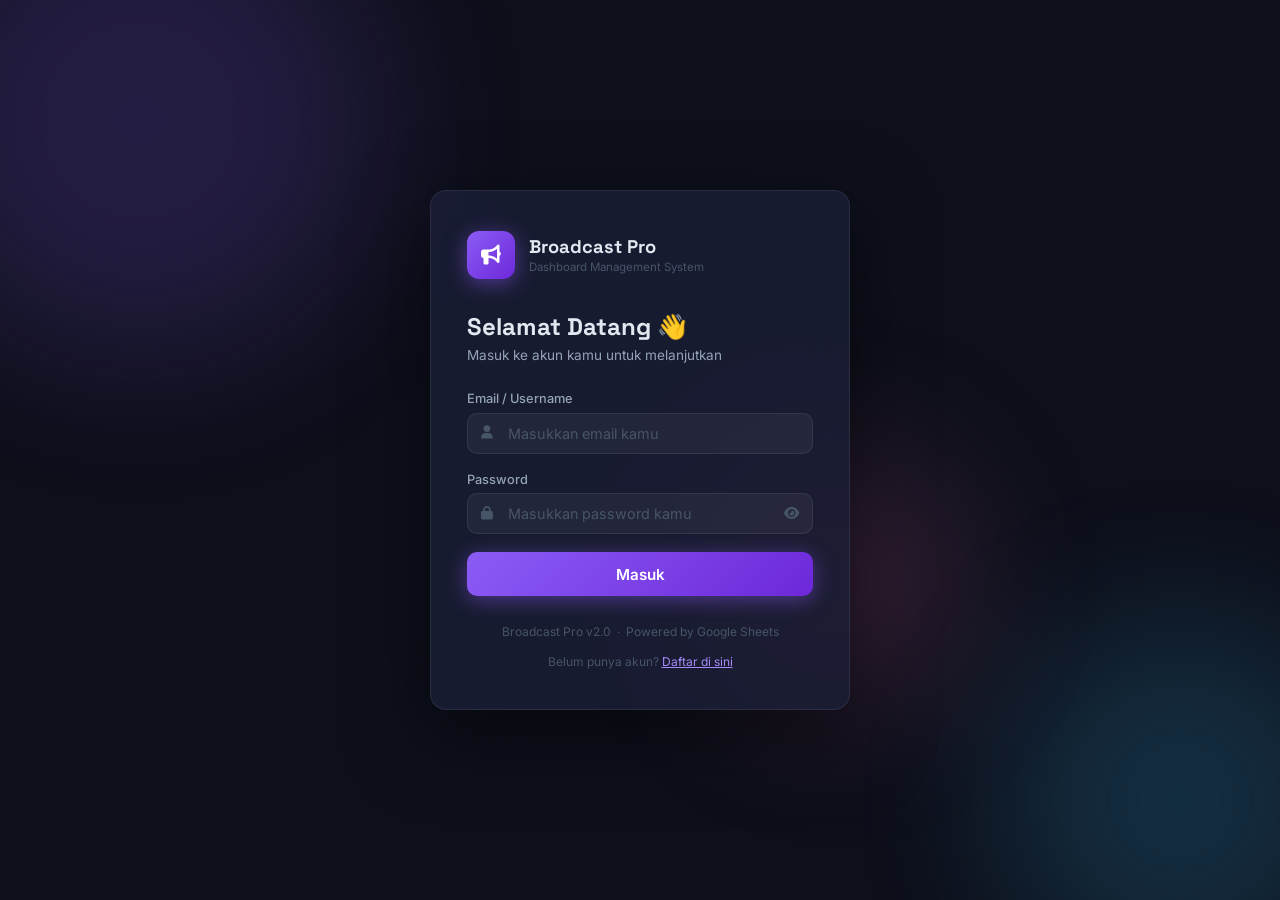
<file: login.html>
<!DOCTYPE html>
<html lang="id">
<head>
  <meta charset="UTF-8" />
  <meta name="viewport" content="width=device-width, initial-scale=1.0" />
  <title>Login – Broadcast Pro</title>
  <link href="https://fonts.googleapis.com/css2?family=Inter:wght@300;400;500;600;700&family=Space+Grotesk:wght@500;700&display=swap" rel="stylesheet" />
  <link rel="stylesheet" href="https://cdnjs.cloudflare.com/ajax/libs/font-awesome/6.5.0/css/all.min.css" />
  <link rel="stylesheet" href="login.css" />
</head>
<body>

  <!-- Background blobs -->
  <div class="blob blob-1"></div>
  <div class="blob blob-2"></div>
  <div class="blob blob-3"></div>

  <div class="login-wrap">
    <div class="login-card">

      <!-- Logo -->
      <div class="login-logo">
        <div class="logo-icon"><i class="fa-solid fa-bullhorn"></i></div>
        <div>
          <h1>Broadcast Pro</h1>
          <p>Dashboard Management System</p>
        </div>
      </div>

      <h2 class="login-title">Selamat Datang 👋</h2>
      <p class="login-sub">Masuk ke akun kamu untuk melanjutkan</p>

      <!-- Alert error -->
      <div class="alert" id="alertBox" style="display:none">
        <i class="fa-solid fa-circle-xmark"></i>
        <span id="alertMsg">Username atau password salah</span>
      </div>

      <!-- Form -->
      <form id="loginForm" novalidate>
        <div class="field-group">
          <label for="username">Email / Username</label>
          <div class="input-wrap">
            <i class="fa-solid fa-user"></i>
            <input type="text" id="username" placeholder="Masukkan email kamu" autocomplete="username" />
          </div>
        </div>

        <div class="field-group">
          <label for="password">Password</label>
          <div class="input-wrap">
            <i class="fa-solid fa-lock"></i>
            <input type="password" id="password" placeholder="Masukkan password kamu" autocomplete="current-password" />
            <button type="button" class="toggle-pw" id="togglePw">
              <i class="fa-solid fa-eye"></i>
            </button>
          </div>
        </div>

        <button type="submit" class="btn-login" id="loginBtn">
          <span id="btnText">Masuk</span>
          <i class="fa-solid fa-spinner fa-spin" id="btnSpinner" style="display:none"></i>
        </button>
      </form>

      <p class="login-footer">
  Broadcast Pro v2.0 &nbsp;·&nbsp; Powered by Google Sheets<br><br>
  Belum punya akun? <a href="register.html" style="color: var(--purple2);">Daftar di sini</a>
</p>
    </div>
  </div>

  <script src="config.js"></script>
  <script src="login.js"></script>
</body>
</html>
</file>
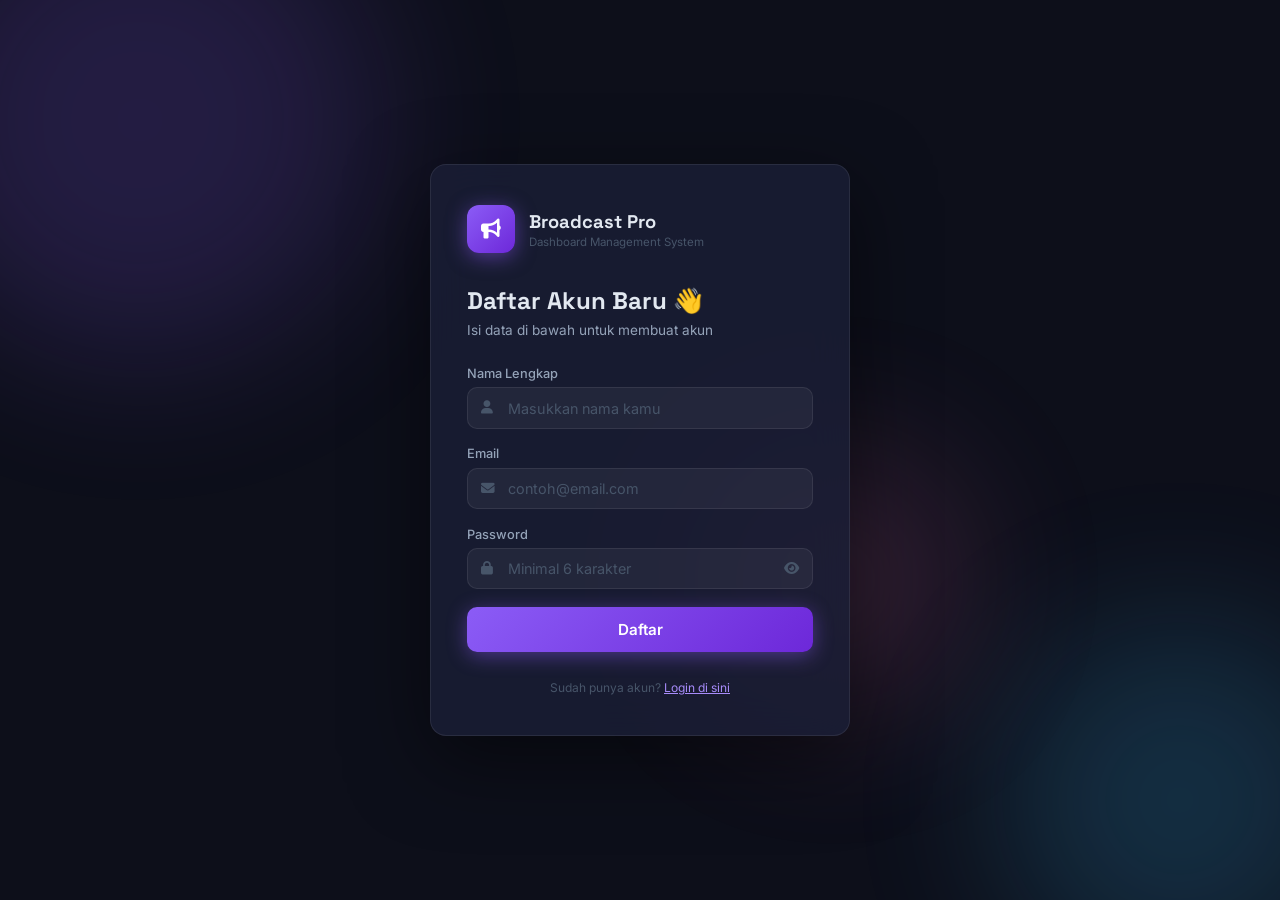
<file: register.html>
<!DOCTYPE html>
<html lang="id">
<head>
  <meta charset="UTF-8" />
  <meta name="viewport" content="width=device-width, initial-scale=1.0" />
  <title>Daftar – Broadcast Pro</title>
  <link href="https://fonts.googleapis.com/css2?family=Inter:wght@300;400;500;600;700&family=Space+Grotesk:wght@500;700&display=swap" rel="stylesheet" />
  <link rel="stylesheet" href="https://cdnjs.cloudflare.com/ajax/libs/font-awesome/6.5.0/css/all.min.css" />
  <link rel="stylesheet" href="login.css" />
</head>
<body>
  <div class="blob blob-1"></div>
  <div class="blob blob-2"></div>
  <div class="blob blob-3"></div>

  <div class="login-wrap">
    <div class="login-card">
      <div class="login-logo">
        <div class="logo-icon"><i class="fa-solid fa-bullhorn"></i></div>
        <div>
          <h1>Broadcast Pro</h1>
          <p>Dashboard Management System</p>
        </div>
      </div>

      <h2 class="login-title">Daftar Akun Baru 👋</h2>
      <p class="login-sub">Isi data di bawah untuk membuat akun</p>

      <div class="alert" id="alertBox" style="display:none">
        <i class="fa-solid fa-circle-xmark"></i>
        <span id="alertMsg">Error message</span>
      </div>

      <form id="registerForm" novalidate>
        <div class="field-group">
          <label for="nama">Nama Lengkap</label>
          <div class="input-wrap">
            <i class="fa-solid fa-user"></i>
            <input type="text" id="nama" placeholder="Masukkan nama kamu" required />
          </div>
        </div>

        <div class="field-group">
          <label for="email">Email</label>
          <div class="input-wrap">
            <i class="fa-solid fa-envelope"></i>
            <input type="email" id="email" placeholder="contoh@email.com" required />
          </div>
        </div>

        <div class="field-group">
          <label for="password">Password</label>
          <div class="input-wrap">
            <i class="fa-solid fa-lock"></i>
            <input type="password" id="password" placeholder="Minimal 6 karakter" required />
            <button type="button" class="toggle-pw" id="togglePw">
              <i class="fa-solid fa-eye"></i>
            </button>
          </div>
        </div>

        <button type="submit" class="btn-login" id="registerBtn">
          <span id="btnText">Daftar</span>
          <i class="fa-solid fa-spinner fa-spin" id="btnSpinner" style="display:none"></i>
        </button>
      </form>

      <p class="login-footer">
        Sudah punya akun? <a href="login.html" style="color: var(--purple2);">Login di sini</a>
      </p>
    </div>
  </div>

  <script src="config.js"></script>
  <script src="register.js"></script>
</body>
</html>
</file>
<file: login.css>
/* ============================================================
   login.css  –  Halaman Login Broadcast Pro
   ============================================================ */

*, *::before, *::after { box-sizing: border-box; margin: 0; padding: 0; }

:root {
  --bg-base:    #0d0f1a;
  --bg-card:    #1a1e35;
  --border:     rgba(255,255,255,0.08);
  --purple:     #8b5cf6;
  --purple2:    #a78bfa;
  --blue:       #38bdf8;
  --red:        #f87171;
  --text-primary:   #e2e8f0;
  --text-secondary: #94a3b8;
  --text-muted:     #475569;
  --radius: 16px;
  --transition: 0.22s cubic-bezier(.4,0,.2,1);
}

body {
  font-family: 'Inter', sans-serif;
  background: var(--bg-base);
  color: var(--text-primary);
  min-height: 100vh;
  display: flex;
  align-items: center;
  justify-content: center;
  overflow: hidden;
  position: relative;
}

/* ── BACKGROUND BLOBS ───────────────────────────────────────── */
.blob {
  position: fixed;
  border-radius: 50%;
  filter: blur(80px);
  opacity: .18;
  pointer-events: none;
  animation: blobFloat 8s ease-in-out infinite alternate;
}
.blob-1 {
  width: 480px; height: 480px;
  background: var(--purple);
  top: -120px; left: -100px;
  animation-delay: 0s;
}
.blob-2 {
  width: 360px; height: 360px;
  background: var(--blue);
  bottom: -80px; right: -80px;
  animation-delay: 2s;
}
.blob-3 {
  width: 260px; height: 260px;
  background: #f472b6;
  top: 50%; left: 55%;
  animation-delay: 4s;
}
@keyframes blobFloat {
  from { transform: translate(0, 0) scale(1); }
  to   { transform: translate(30px, 20px) scale(1.08); }
}

/* ── CARD ───────────────────────────────────────────────────── */
.login-wrap {
  position: relative; z-index: 10;
  width: 100%; padding: 1rem;
  display: flex; align-items: center; justify-content: center;
}

.login-card {
  background: rgba(26, 30, 53, 0.85);
  backdrop-filter: blur(20px);
  border: 1px solid var(--border);
  border-radius: var(--radius);
  padding: 2.5rem 2.25rem;
  width: 100%; max-width: 420px;
  box-shadow: 0 24px 80px rgba(0,0,0,0.5);
  animation: cardIn .45s cubic-bezier(.4,0,.2,1);
}
@keyframes cardIn {
  from { opacity: 0; transform: translateY(24px); }
  to   { opacity: 1; transform: translateY(0); }
}

/* ── LOGO ───────────────────────────────────────────────────── */
.login-logo {
  display: flex; align-items: center; gap: .9rem;
  margin-bottom: 2rem;
}
.logo-icon {
  width: 48px; height: 48px; border-radius: 12px;
  background: linear-gradient(135deg, var(--purple), #6d28d9);
  display: flex; align-items: center; justify-content: center;
  font-size: 1.25rem; color: #fff; flex-shrink: 0;
  box-shadow: 0 4px 20px rgba(139,92,246,.5);
}
.login-logo h1 {
  font-family: 'Space Grotesk', sans-serif;
  font-size: 1.15rem; font-weight: 700; color: var(--text-primary);
}
.login-logo p {
  font-size: .72rem; color: var(--text-muted);
  margin-top: .1rem;
}

/* ── HEADING ────────────────────────────────────────────────── */
.login-title {
  font-family: 'Space Grotesk', sans-serif;
  font-size: 1.5rem; font-weight: 700;
  color: var(--text-primary); margin-bottom: .35rem;
}
.login-sub {
  font-size: .85rem; color: var(--text-secondary);
  margin-bottom: 1.75rem;
}

/* ── ALERT ──────────────────────────────────────────────────── */
.alert {
  display: flex; align-items: center; gap: .6rem;
  background: rgba(248,113,113,.12);
  border: 1px solid rgba(248,113,113,.3);
  border-radius: 10px;
  padding: .7rem .9rem;
  font-size: .83rem; color: var(--red);
  margin-bottom: 1.25rem;
  animation: shake .35s ease;
}
@keyframes shake {
  0%,100%{transform:translateX(0)}
  25%{transform:translateX(-6px)}
  75%{transform:translateX(6px)}
}

/* ── FORM ───────────────────────────────────────────────────── */
.field-group {
  display: flex; flex-direction: column; gap: .4rem;
  margin-bottom: 1.1rem;
}
.field-group label {
  font-size: .8rem; font-weight: 500; color: var(--text-secondary);
}
.input-wrap {
  position: relative; display: flex; align-items: center;
}
.input-wrap > i {
  position: absolute; left: .85rem;
  color: var(--text-muted); font-size: .85rem;
  pointer-events: none;
}
.input-wrap input {
  width: 100%; background: rgba(255,255,255,.05);
  border: 1px solid var(--border);
  border-radius: 10px; color: var(--text-primary);
  padding: .7rem .85rem .7rem 2.5rem;
  font-size: .9rem; font-family: inherit; outline: none;
  transition: border-color var(--transition), background var(--transition);
}
.input-wrap input:focus {
  border-color: var(--purple);
  background: rgba(139,92,246,.07);
}
.input-wrap input::placeholder { color: var(--text-muted); }

.toggle-pw {
  position: absolute; right: .85rem;
  background: none; border: none; cursor: pointer;
  color: var(--text-muted); font-size: .85rem;
  transition: color var(--transition);
}
.toggle-pw:hover { color: var(--text-secondary); }

/* ── LOGIN BUTTON ────────────────────────────────────────────── */
.btn-login {
  width: 100%; padding: .8rem;
  background: linear-gradient(135deg, var(--purple), #6d28d9);
  color: #fff; border: none; border-radius: 10px;
  font-size: .95rem; font-weight: 600; font-family: inherit;
  cursor: pointer; margin-top: .5rem;
  display: flex; align-items: center; justify-content: center; gap: .5rem;
  box-shadow: 0 4px 20px rgba(139,92,246,.45);
  transition: opacity var(--transition), transform var(--transition), box-shadow var(--transition);
}
.btn-login:hover { opacity: .9; transform: translateY(-1px); box-shadow: 0 6px 28px rgba(139,92,246,.6); }
.btn-login:active { transform: translateY(0); }
.btn-login:disabled { opacity: .6; cursor: not-allowed; transform: none; }

/* ── FOOTER ─────────────────────────────────────────────────── */
.login-footer {
  text-align: center; margin-top: 1.75rem;
  font-size: .75rem; color: var(--text-muted);
}

/* ── RESPONSIVE ─────────────────────────────────────────────── */
@media (max-width: 480px) {
  .login-card { padding: 2rem 1.5rem; }
}
</file>
